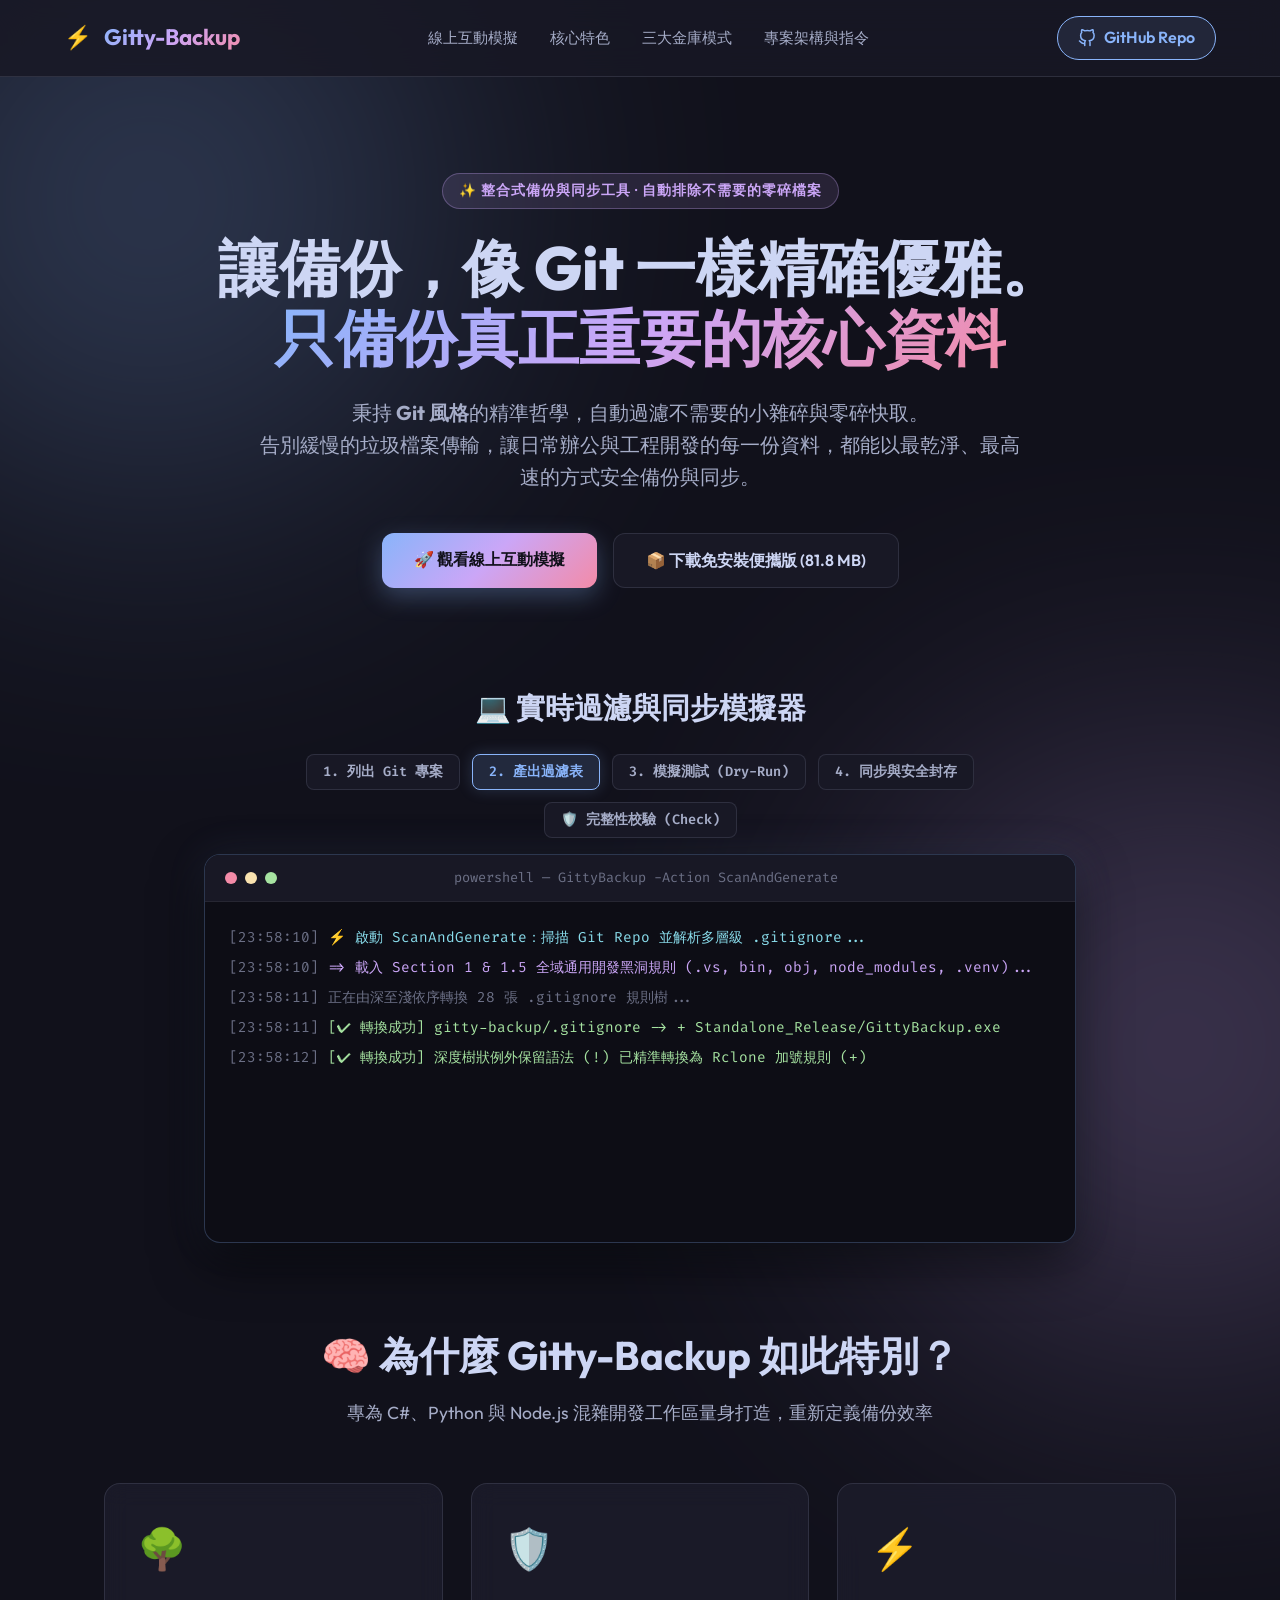
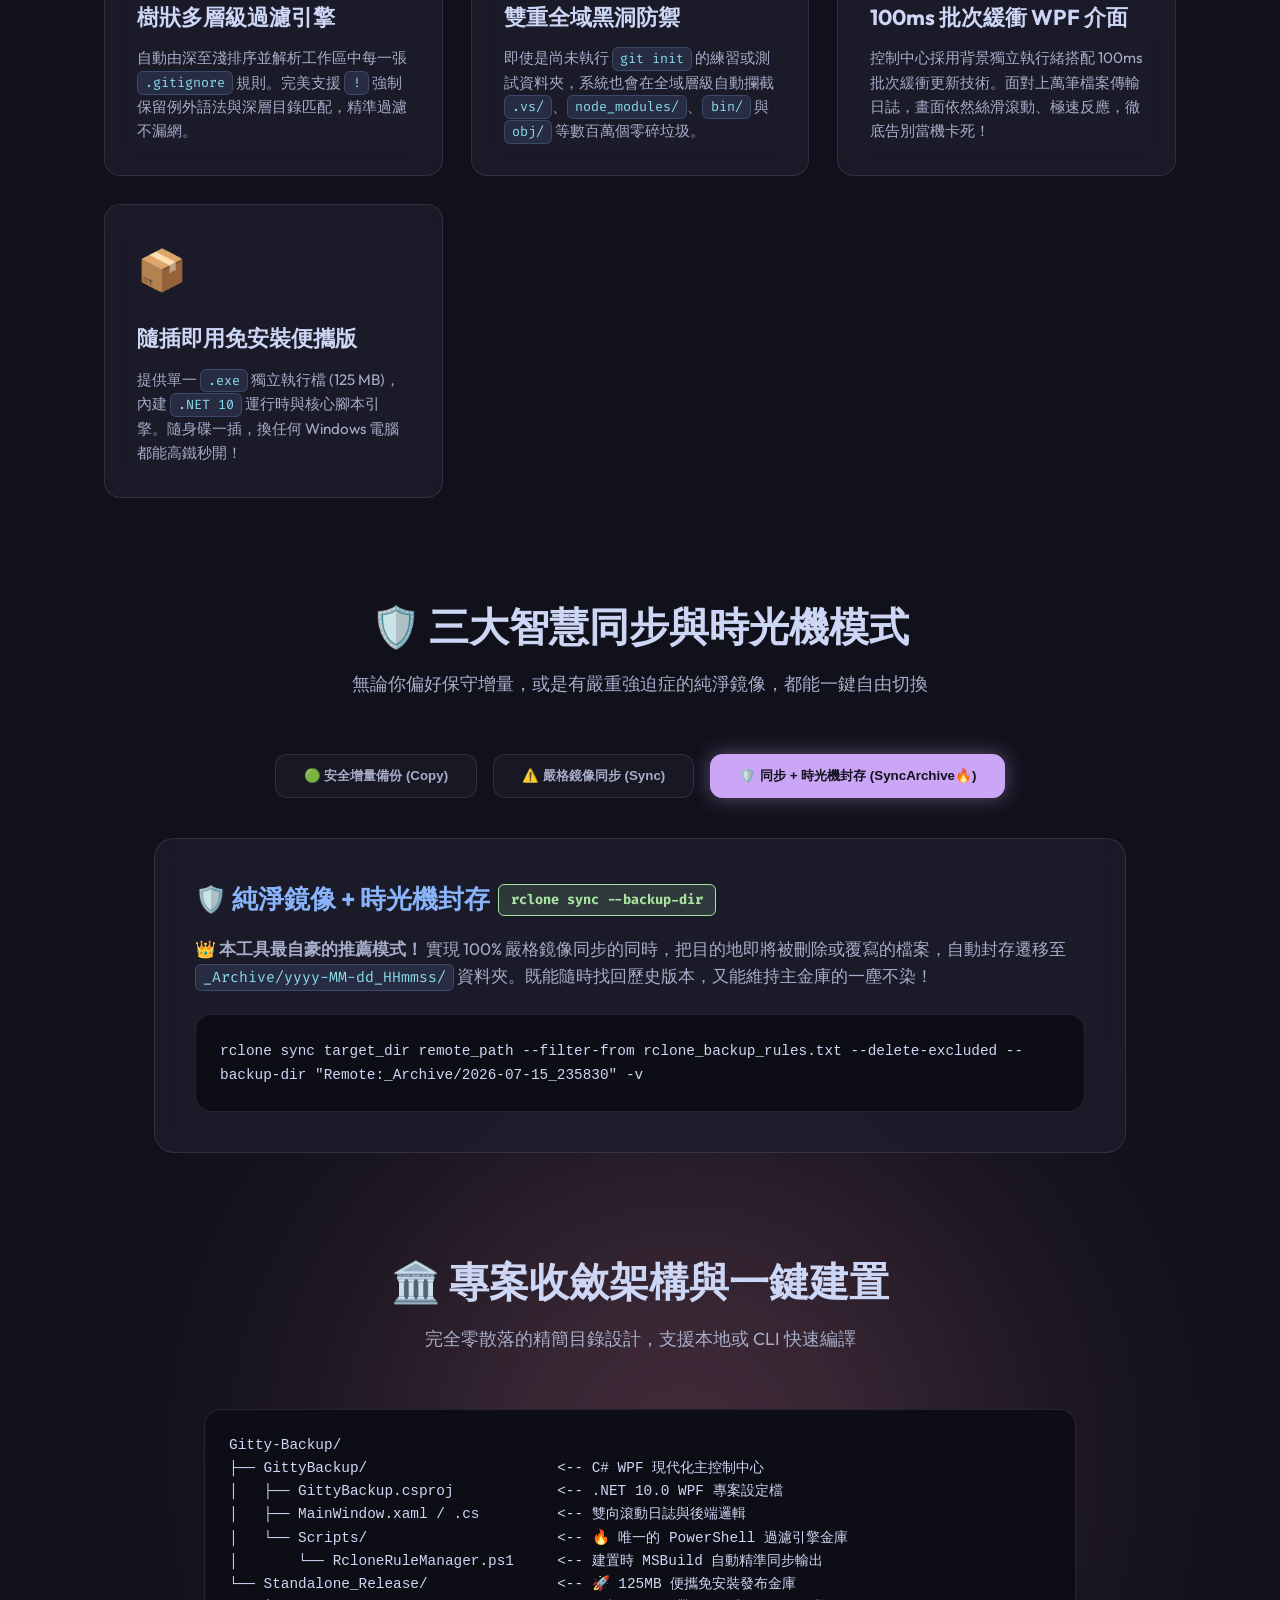
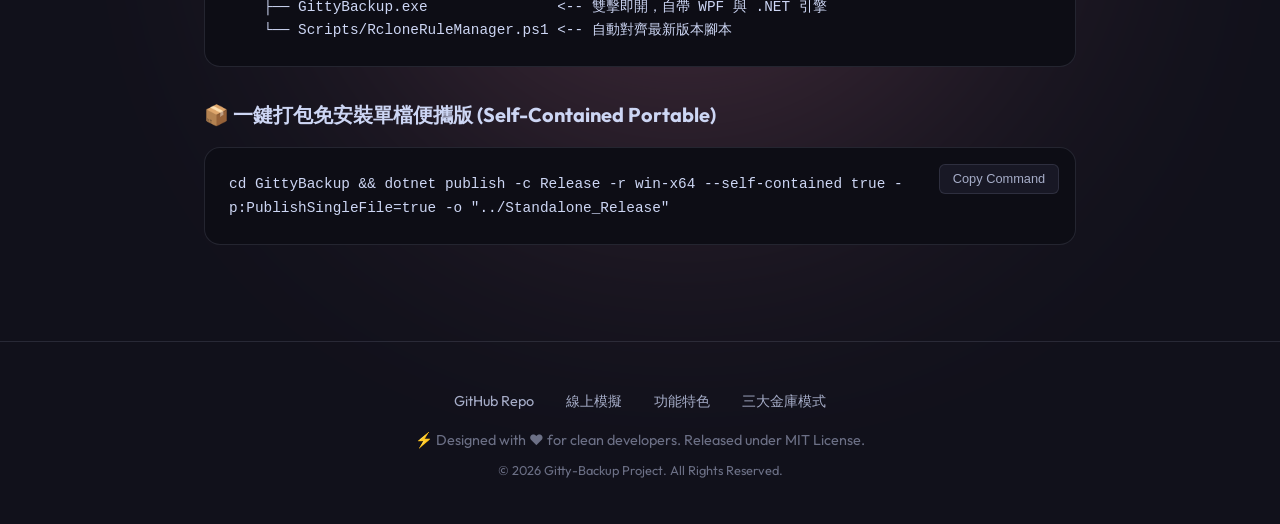
<file: index.html>
<!DOCTYPE html>
<html lang="zh-TW">
<head>
  <meta charset="UTF-8">
  <meta name="viewport" content="width=device-width, initial-scale=1.0">
  <title>⚡ Gitty-Backup —— 讓備份像 Git 一樣精確優雅</title>
  <meta name="description" content="自動讀取 .gitignore 的智能 Rclone 備份助理。告別編譯快取黑洞，只備份真正重要的程式碼！">
  <!-- Google Fonts -->
  <link rel="preconnect" href="https://fonts.googleapis.com">
  <link rel="preconnect" href="https://fonts.gstatic.com" crossorigin>
  <link href="https://fonts.googleapis.com/css2?family=Fira+Code:wght@400;500;600&family=Outfit:wght@400;500;600;700;800&family=Inter:wght@400;500;600&display=swap" rel="stylesheet">
  <!-- Custom CSS -->
  <link rel="stylesheet" href="style.css">
</head>
<body>

  <!-- Ambient Glows -->
  <div class="bg-glow glow-top-left"></div>
  <div class="bg-glow glow-top-right"></div>
  <div class="bg-glow glow-bottom"></div>

  <!-- Navigation Bar -->
  <nav class="navbar">
    <a href="#" class="nav-brand">
      ⚡ <span>Gitty-Backup</span>
    </a>
    <ul class="nav-links">
      <li><a href="#demo">線上互動模擬</a></li>
      <li><a href="#features">核心特色</a></li>
      <li><a href="#modes">三大金庫模式</a></li>
      <li><a href="#architecture">專案架構與指令</a></li>
    </ul>
    <a href="https://github.com/AchaWang/gitty-backup" target="_blank" class="btn-github">
      <svg width="18" height="18" viewBox="0 0 24 24" fill="none" stroke="currentColor" stroke-width="2" stroke-linecap="round" stroke-linejoin="round"><path d="M9 19c-5 1.5-5-2.5-7-3m14 6v-3.87a3.37 3.37 0 0 0-.94-2.61c3.14-.35 6.44-1.54 6.44-7A5.44 5.44 0 0 0 20 4.77 5.07 5.07 0 0 0 19.91 1S18.73.65 16 2.48a13.38 13.38 0 0 0-7 0C6.27.65 5.09 1 5.09 1A5.07 5.07 0 0 0 5 4.77a5.44 5.44 0 0 0-1.5 3.78c0 5.42 3.3 6.61 6.44 7A3.37 3.37 0 0 0 9 18.13V22"></path></svg>
      GitHub Repo
    </a>
  </nav>

  <!-- Hero Section -->
  <header class="hero">
    <div class="hero-badge">✨ 整合式備份與同步工具 · 自動排除不需要的零碎檔案</div>
    <h1>
      讓備份，像 Git 一樣精確優雅。<br>
      <span class="gradient-text">只備份真正重要的核心資料</span>
    </h1>
    <p>
      秉持 <b>Git 風格</b>的精準哲學，自動過濾不需要的小雜碎與零碎快取。<br>
      告別緩慢的垃圾檔案傳輸，讓日常辦公與工程開發的每一份資料，都能以最乾淨、最高速的方式安全備份與同步。
    </p>
    <div class="hero-actions">
      <a href="#demo" class="btn-primary">🚀 觀看線上互動模擬</a>
      <a href="https://github.com/AchaWang/gitty-backup/releases/latest" target="_blank" class="btn-secondary">📦 下載免安裝便攜版 (81.8 MB)</a>
    </div>
  </header>

  <!-- Interactive Terminal Section -->
  <section id="demo" class="terminal-section">
    <h2 class="terminal-header-title">💻 實時過濾與同步模擬器</h2>
    <div class="terminal-controls">
      <button class="term-btn" data-action="ListRepos">1. 列出 Git 專案</button>
      <button class="term-btn active" data-action="ScanAndGenerate">2. 產出過濾表</button>
      <button class="term-btn" data-action="DryRun">3. 模擬測試 (Dry-Run)</button>
      <button class="term-btn" data-action="SyncArchive">4. 同步與安全封存</button>
      <button class="term-btn" data-action="Check">🛡️ 完整性校驗 (Check)</button>
    </div>
    <div class="terminal-window">
      <div class="terminal-topbar">
        <div class="terminal-dots">
          <div class="dot dot-red"></div>
          <div class="dot dot-yellow"></div>
          <div class="dot dot-green"></div>
        </div>
        <div class="terminal-title">powershell — GittyBackup -Action <span id="termActionDisplay">ScanAndGenerate</span></div>
        <div style="width: 40px;"></div>
      </div>
      <div id="terminalBody" class="terminal-body">
        <!-- JS injected interactive logs -->
      </div>
    </div>
  </section>

  <!-- Features Grid -->
  <section id="features" class="features-section">
    <div class="section-header">
      <h2>🧠 為什麼 Gitty-Backup 如此特別？</h2>
      <p>專為 C#、Python 與 Node.js 混雜開發工作區量身打造，重新定義備份效率</p>
    </div>
    <div class="features-grid">
      <div class="feature-card">
        <div class="feature-icon">🌳</div>
        <h3>樹狀多層級過濾引擎</h3>
        <p>自動由深至淺排序並解析工作區中每一張 <code>.gitignore</code> 規則。完美支援 <code>!</code> 強制保留例外語法與深層目錄匹配，精準過濾不漏網。</p>
      </div>
      <div class="feature-card">
        <div class="feature-icon">🛡️</div>
        <h3>雙重全域黑洞防禦</h3>
        <p>即使是尚未執行 <code>git init</code> 的練習或測試資料夾，系統也會在全域層級自動攔截 <code>.vs/</code>、<code>node_modules/</code>、<code>bin/</code> 與 <code>obj/</code> 等數百萬個零碎垃圾。</p>
      </div>
      <div class="feature-card">
        <div class="feature-icon">⚡</div>
        <h3>100ms 批次緩衝 WPF 介面</h3>
        <p>控制中心採用背景獨立執行緒搭配 100ms 批次緩衝更新技術。面對上萬筆檔案傳輸日誌，畫面依然絲滑滾動、極速反應，徹底告別當機卡死！</p>
      </div>
      <div class="feature-card">
        <div class="feature-icon">📦</div>
        <h3>隨插即用免安裝便攜版</h3>
        <p>提供單一 <code>.exe</code> 獨立執行檔 (125 MB)，內建 <code>.NET 10</code> 運行時與核心腳本引擎。隨身碟一插，換任何 Windows 電腦都能高鐵秒開！</p>
      </div>
    </div>
  </section>

  <!-- Sync Modes Section -->
  <section id="modes" class="modes-section">
    <div class="section-header">
      <h2>🛡️ 三大智慧同步與時光機模式</h2>
      <p>無論你偏好保守增量，或是有嚴重強迫症的純淨鏡像，都能一鍵自由切換</p>
    </div>
    <div class="modes-tabs">
      <button class="mode-tab" data-tab="paneCopy">🟢 安全增量備份 (Copy)</button>
      <button class="mode-tab" data-tab="paneSync">⚠️ 嚴格鏡像同步 (Sync)</button>
      <button class="mode-tab active" data-tab="paneSyncArchive">🛡️ 同步 + 時光機封存 (SyncArchive🔥)</button>
    </div>
    <div class="mode-content-card">
      <div id="paneCopy" class="mode-pane">
        <h3>🟢 增量複製模式 <span class="mode-tag">rclone copy</span></h3>
        <p><b>最保守放心的安全策略。</b> 僅把新增或修改的原始碼複製到目的地硬碟。如果目的地早已存在舊版或多餘的檔案，系統<b>絕對不會主動刪除任何舊檔</b>。</p>
        <div class="code-box" style="margin-top: 1rem;">
          <code>rclone copy target_dir remote_path --filter-from rclone_backup_rules.txt -v --stats 2s</code>
        </div>
      </div>
      <div id="paneSync" class="mode-pane">
        <h3>⚠️ 嚴格鏡像模式 <span class="mode-tag">rclone sync --delete-excluded</span></h3>
        <p><b>極致潔癖與強迫症專屬。</b> 確保硬碟金庫與你當前的純淨原始碼 100% 鏡像吻合。若你在來源端刪除了檔案，或新加入了過濾規則，硬碟裡對應的舊檔也會立刻被清除！</p>
        <div class="code-box" style="margin-top: 1rem;">
          <code>rclone sync target_dir remote_path --filter-from rclone_backup_rules.txt --delete-excluded -v</code>
        </div>
      </div>
      <div id="paneSyncArchive" class="mode-pane active">
        <h3>🛡️ 純淨鏡像 + 時光機封存 <span class="mode-tag">rclone sync --backup-dir</span></h3>
        <p><b>👑 本工具最自豪的推薦模式！</b> 實現 100% 嚴格鏡像同步的同時，把目的地即將被刪除或覆寫的檔案，自動封存遷移至 <code>_Archive/yyyy-MM-dd_HHmmss/</code> 資料夾。既能隨時找回歷史版本，又能維持主金庫的一塵不染！</p>
        <div class="code-box" style="margin-top: 1rem;">
          <code>rclone sync target_dir remote_path --filter-from rclone_backup_rules.txt --delete-excluded --backup-dir "Remote:_Archive/2026-07-15_235830" -v</code>
        </div>
      </div>
    </div>
  </section>

  <!-- Architecture & Build Section -->
  <section id="architecture" class="code-section">
    <div class="section-header">
      <h2>🏛️ 專案收斂架構與一鍵建置</h2>
      <p>完全零散落的精簡目錄設計，支援本地或 CLI 快速編譯</p>
    </div>
    <div class="code-box" style="margin-bottom: 2rem;">
      <pre style="color: #cdd6f4;">
Gitty-Backup/
├── GittyBackup/                      &lt;-- C# WPF 現代化主控制中心
│   ├── GittyBackup.csproj            &lt;-- .NET 10.0 WPF 專案設定檔
│   ├── MainWindow.xaml / .cs         &lt;-- 雙向滾動日誌與後端邏輯
│   └── Scripts/                      &lt;-- 🔥 唯一的 PowerShell 過濾引擎金庫
│       └── RcloneRuleManager.ps1     &lt;-- 建置時 MSBuild 自動精準同步輸出
└── Standalone_Release/               &lt;-- 🚀 125MB 便攜免安裝發布金庫
    ├── GittyBackup.exe               &lt;-- 雙擊即開，自帶 WPF 與 .NET 引擎
    └── Scripts/RcloneRuleManager.ps1 &lt;-- 自動對齊最新版本腳本</pre>
    </div>

    <h3 style="margin-bottom: 1rem; font-size: 1.25rem;">📦 一鍵打包免安裝單檔便攜版 (Self-Contained Portable)</h3>
    <div class="code-box">
      <button class="copy-btn" data-copy="codePublish">Copy Command</button>
      <code id="codePublish">cd GittyBackup && dotnet publish -c Release -r win-x64 --self-contained true -p:PublishSingleFile=true -o "../Standalone_Release"</code>
    </div>
  </section>

  <!-- Footer -->
  <footer class="footer">
    <div class="footer-links">
      <a href="https://github.com/AchaWang/gitty-backup" target="_blank">GitHub Repo</a>
      <a href="#demo">線上模擬</a>
      <a href="#features">功能特色</a>
      <a href="#modes">三大金庫模式</a>
    </div>
    <p>⚡ Designed with ❤️ for clean developers. Released under MIT License.</p>
    <p style="margin-top: 0.5rem; font-size: 0.8rem;">© 2026 Gitty-Backup Project. All Rights Reserved.</p>
  </footer>

  <!-- Custom JS -->
  <script src="app.js"></script>
</body>
</html>
</file>
<file: style.css>
/* ==========================================================================
   Gitty-Backup GitHub Pages Showcase - Cyber-Dark Glassmorphism Design System
   ========================================================================== */

:root {
  --bg-main: #11111b;
  --bg-surface: #181825;
  --bg-card: rgba(30, 30, 46, 0.7);
  --bg-glass: rgba(24, 24, 37, 0.85);
  --border-color: rgba(205, 214, 244, 0.12);
  --border-highlight: rgba(137, 180, 250, 0.4);
  
  --text-primary: #cdd6f4;
  --text-secondary: #a6adc8;
  --text-muted: #6c7086;
  
  --accent-blue: #89b4fa;
  --accent-purple: #cba6f7;
  --accent-cyan: #89dceb;
  --accent-green: #a6e3a1;
  --accent-yellow: #f9e2af;
  --accent-red: #f38ba8;
  
  --gradient-main: linear-gradient(135deg, #89b4fa 0%, #cba6f7 50%, #f38ba8 100%);
  --gradient-card: linear-gradient(180deg, rgba(49, 50, 68, 0.5) 0%, rgba(24, 24, 37, 0.8) 100%);
  --shadow-glow: 0 0 30px rgba(137, 180, 250, 0.15);
  --shadow-card: 0 10px 30px rgba(0, 0, 0, 0.4);
  
  --font-main: 'Outfit', 'Inter', -apple-system, BlinkMacSystemFont, 'Segoe UI', Roboto, sans-serif;
  --font-code: 'Fira Code', 'Consolas', 'Courier New', monospace;
}

* {
  box-sizing: border-box;
  margin: 0;
  padding: 0;
}

body {
  background-color: var(--bg-main);
  color: var(--text-primary);
  font-family: var(--font-main);
  line-height: 1.6;
  overflow-x: hidden;
  position: relative;
}

/* Inline Code Chips inside Text */
p code, h3 code, li code {
  background: rgba(137, 180, 250, 0.12);
  color: var(--accent-cyan);
  padding: 0.15rem 0.45rem;
  border-radius: 6px;
  font-family: var(--font-code);
  font-size: 0.88em;
  border: 1px solid rgba(137, 180, 250, 0.22);
}

/* Background Ambient Glows */
.bg-glow {
  position: absolute;
  width: 600px;
  height: 600px;
  border-radius: 50%;
  filter: blur(140px);
  z-index: -1;
  opacity: 0.25;
  pointer-events: none;
}

.glow-top-left {
  top: -100px;
  left: -150px;
  background: var(--accent-blue);
}

.glow-top-right {
  top: 20%;
  right: -200px;
  background: var(--accent-purple);
}

.glow-bottom {
  bottom: 10%;
  left: 30%;
  background: var(--accent-red);
}

/* Navbar */
.navbar {
  position: sticky;
  top: 0;
  z-index: 1000;
  background: var(--bg-glass);
  backdrop-filter: blur(16px);
  -webkit-backdrop-filter: blur(16px);
  border-bottom: 1px solid var(--border-color);
  padding: 1rem 5%;
  display: flex;
  justify-content: space-between;
  align-items: center;
}

.nav-brand {
  display: flex;
  align-items: center;
  gap: 0.75rem;
  font-size: 1.4rem;
  font-weight: 700;
  color: var(--text-primary);
  text-decoration: none;
}

.nav-brand span {
  background: var(--gradient-main);
  -webkit-background-clip: text;
  -webkit-text-fill-color: transparent;
}

.nav-links {
  display: flex;
  gap: 2rem;
  list-style: none;
  align-items: center;
}

.nav-links a {
  color: var(--text-secondary);
  text-decoration: none;
  font-weight: 500;
  font-size: 0.95rem;
  transition: color 0.25s ease;
}

.nav-links a:hover {
  color: var(--accent-blue);
}

.btn-github {
  background: rgba(137, 180, 250, 0.1);
  border: 1px solid var(--accent-blue);
  color: var(--accent-blue);
  padding: 0.5rem 1.25rem;
  border-radius: 99px;
  font-weight: 600;
  text-decoration: none;
  transition: all 0.3s ease;
  display: flex;
  align-items: center;
  gap: 0.5rem;
}

.btn-github:hover {
  background: var(--accent-blue);
  color: var(--bg-main);
  box-shadow: 0 0 20px rgba(137, 180, 250, 0.4);
}

/* Hero Section */
.hero {
  padding: 6rem 5% 4rem;
  max-width: 1200px;
  margin: 0 auto;
  text-align: center;
}

.hero-badge {
  display: inline-flex;
  align-items: center;
  gap: 0.5rem;
  background: rgba(203, 166, 247, 0.12);
  border: 1px solid rgba(203, 166, 247, 0.3);
  color: var(--accent-purple);
  padding: 0.4rem 1rem;
  border-radius: 99px;
  font-size: 0.85rem;
  font-weight: 600;
  margin-bottom: 1.5rem;
  text-transform: uppercase;
  letter-spacing: 1px;
}

.hero h1 {
  font-size: 3.8rem;
  font-weight: 800;
  line-height: 1.15;
  margin-bottom: 1.5rem;
}

.hero h1 .gradient-text {
  background: var(--gradient-main);
  -webkit-background-clip: text;
  -webkit-text-fill-color: transparent;
}

.hero p {
  font-size: 1.25rem;
  color: var(--text-secondary);
  max-width: 760px;
  margin: 0 auto 2.5rem;
}

.hero-actions {
  display: flex;
  gap: 1rem;
  justify-content: center;
  flex-wrap: wrap;
}

.btn-primary {
  background: var(--gradient-main);
  color: #11111b;
  font-weight: 700;
  padding: 0.85rem 2rem;
  border-radius: 12px;
  text-decoration: none;
  transition: transform 0.25s ease, box-shadow 0.25s ease;
  border: none;
  cursor: pointer;
  box-shadow: 0 8px 25px rgba(137, 180, 250, 0.3);
}

.btn-primary:hover {
  transform: translateY(-3px);
  box-shadow: 0 12px 30px rgba(137, 180, 250, 0.5);
}

.btn-secondary {
  background: var(--bg-surface);
  color: var(--text-primary);
  border: 1px solid var(--border-color);
  font-weight: 600;
  padding: 0.85rem 2rem;
  border-radius: 12px;
  text-decoration: none;
  transition: all 0.25s ease;
}

.btn-secondary:hover {
  border-color: var(--accent-purple);
  background: rgba(203, 166, 247, 0.08);
}

/* Interactive Terminal Section */
.terminal-section {
  max-width: 1000px;
  margin: 2rem auto 5rem;
  padding: 0 5%;
}

.terminal-header-title {
  text-align: center;
  font-size: 1.8rem;
  font-weight: 700;
  margin-bottom: 1.5rem;
  color: var(--text-primary);
}

.terminal-controls {
  display: flex;
  gap: 0.75rem;
  justify-content: center;
  flex-wrap: wrap;
  margin-bottom: 1rem;
}

.term-btn {
  background: var(--bg-surface);
  border: 1px solid var(--border-color);
  color: var(--text-secondary);
  padding: 0.5rem 1rem;
  border-radius: 8px;
  font-family: var(--font-code);
  font-size: 0.85rem;
  font-weight: 600;
  cursor: pointer;
  transition: all 0.2s ease;
}

.term-btn:hover, .term-btn.active {
  background: rgba(137, 180, 250, 0.15);
  border-color: var(--accent-blue);
  color: var(--accent-blue);
  box-shadow: 0 0 15px rgba(137, 180, 250, 0.2);
}

.terminal-window {
  background: #0d0d15;
  border: 1px solid rgba(137, 180, 250, 0.25);
  border-radius: 16px;
  overflow: hidden;
  box-shadow: 0 20px 50px rgba(0, 0, 0, 0.6), 0 0 40px rgba(137, 180, 250, 0.1);
}

.terminal-topbar {
  background: #181825;
  padding: 0.75rem 1.25rem;
  display: flex;
  align-items: center;
  justify-content: space-between;
  border-bottom: 1px solid rgba(255, 255, 255, 0.06);
}

.terminal-dots {
  display: flex;
  gap: 8px;
}

.dot {
  width: 12px;
  height: 12px;
  border-radius: 50%;
}

.dot-red { background: #f38ba8; }
.dot-yellow { background: #f9e2af; }
.dot-green { background: #a6e3a1; }

.terminal-title {
  font-family: var(--font-code);
  font-size: 0.85rem;
  color: var(--text-muted);
}

.terminal-body {
  padding: 1.5rem;
  font-family: var(--font-code);
  font-size: 0.9rem;
  height: 340px;
  overflow-y: auto;
  line-height: 1.7;
  color: #a6e3a1;
}

.term-line {
  margin-bottom: 0.35rem;
  opacity: 0;
  animation: fadeIn 0.3s forwards;
}

.log-time { color: var(--text-muted); }
.log-cyan { color: var(--accent-cyan); }
.log-yellow { color: var(--accent-yellow); }
.log-green { color: var(--accent-green); }
.log-purple { color: var(--accent-purple); }
.log-red { color: var(--accent-red); }

@keyframes fadeIn {
  to { opacity: 1; }
}

/* Features Grid */
.features-section {
  max-width: 1200px;
  margin: 4rem auto;
  padding: 0 5%;
}

.section-header {
  text-align: center;
  margin-bottom: 3.5rem;
}

.section-header h2 {
  font-size: 2.5rem;
  font-weight: 700;
  margin-bottom: 0.75rem;
}

.section-header p {
  color: var(--text-secondary);
  font-size: 1.1rem;
}

.features-grid {
  display: grid;
  grid-template-columns: repeat(auto-fit, minmax(280px, 1fr));
  gap: 1.75rem;
}

.feature-card {
  background: var(--bg-card);
  border: 1px solid var(--border-color);
  padding: 2rem;
  border-radius: 16px;
  backdrop-filter: blur(12px);
  transition: all 0.3s ease;
  position: relative;
  overflow: hidden;
}

.feature-card::before {
  content: '';
  position: absolute;
  top: 0;
  left: 0;
  width: 100%;
  height: 3px;
  background: var(--gradient-main);
  opacity: 0;
  transition: opacity 0.3s ease;
}

.feature-card:hover {
  transform: translateY(-6px);
  border-color: var(--border-highlight);
  box-shadow: var(--shadow-glow);
}

.feature-card:hover::before {
  opacity: 1;
}

.feature-icon {
  font-size: 2.5rem;
  margin-bottom: 1.25rem;
  display: inline-block;
}

.feature-card h3 {
  font-size: 1.35rem;
  font-weight: 700;
  margin-bottom: 0.75rem;
  color: var(--text-primary);
}

.feature-card p {
  color: var(--text-secondary);
  font-size: 0.95rem;
  line-height: 1.6;
}

/* Sync Modes Comparison */
.modes-section {
  max-width: 1100px;
  margin: 6rem auto;
  padding: 0 5%;
}

.modes-tabs {
  display: flex;
  justify-content: center;
  gap: 1rem;
  margin-bottom: 2.5rem;
  flex-wrap: wrap;
}

.mode-tab {
  background: var(--bg-surface);
  border: 1px solid var(--border-color);
  color: var(--text-secondary);
  padding: 0.75rem 1.75rem;
  border-radius: 12px;
  font-weight: 600;
  cursor: pointer;
  transition: all 0.25s ease;
}

.mode-tab.active, .mode-tab:hover {
  background: var(--accent-purple);
  color: #11111b;
  border-color: var(--accent-purple);
  box-shadow: 0 0 20px rgba(203, 166, 247, 0.4);
}

.mode-content-card {
  background: var(--bg-card);
  border: 1px solid var(--border-color);
  border-radius: 20px;
  padding: 2.5rem;
  backdrop-filter: blur(12px);
  min-height: 220px;
}

.mode-pane {
  display: none;
}

.mode-pane.active {
  display: block;
  animation: fadeIn 0.4s ease;
}

.mode-pane h3 {
  font-size: 1.6rem;
  margin-bottom: 1rem;
  color: var(--accent-blue);
  display: flex;
  align-items: center;
  gap: 0.5rem;
}

.mode-pane p {
  font-size: 1.05rem;
  color: var(--text-secondary);
  margin-bottom: 1.5rem;
}

.mode-tag {
  display: inline-block;
  background: rgba(166, 227, 161, 0.15);
  color: var(--accent-green);
  border: 1px solid var(--accent-green);
  padding: 0.25rem 0.75rem;
  border-radius: 6px;
  font-family: var(--font-code);
  font-size: 0.85rem;
  margin-right: 0.5rem;
}

/* Architecture & Commands */
.code-section {
  max-width: 1000px;
  margin: 5rem auto;
  padding: 0 5%;
}

.code-box {
  background: #0d0d15;
  border: 1px solid var(--border-color);
  border-radius: 16px;
  padding: 1.5rem;
  font-family: var(--font-code);
  font-size: 0.9rem;
  overflow-x: auto;
  position: relative;
}

.copy-btn {
  position: absolute;
  top: 1rem;
  right: 1rem;
  background: var(--bg-surface);
  border: 1px solid var(--border-color);
  color: var(--text-secondary);
  padding: 0.4rem 0.8rem;
  border-radius: 6px;
  font-size: 0.8rem;
  cursor: pointer;
  transition: all 0.2s ease;
}

.copy-btn:hover {
  background: var(--accent-blue);
  color: #11111b;
}

/* Footer */
.footer {
  border-top: 1px solid var(--border-color);
  padding: 3rem 5%;
  text-align: center;
  color: var(--text-muted);
  font-size: 0.9rem;
  margin-top: 6rem;
}

.footer-links {
  display: flex;
  justify-content: center;
  gap: 2rem;
  margin-bottom: 1rem;
}

.footer-links a {
  color: var(--text-secondary);
  text-decoration: none;
  transition: color 0.2s ease;
}

.footer-links a:hover {
  color: var(--accent-blue);
}

/* Responsive */
@media (max-width: 768px) {
  .hero h1 { font-size: 2.5rem; }
  .nav-links { display: none; }
  .terminal-body { height: 280px; font-size: 0.8rem; }
}
</file>
